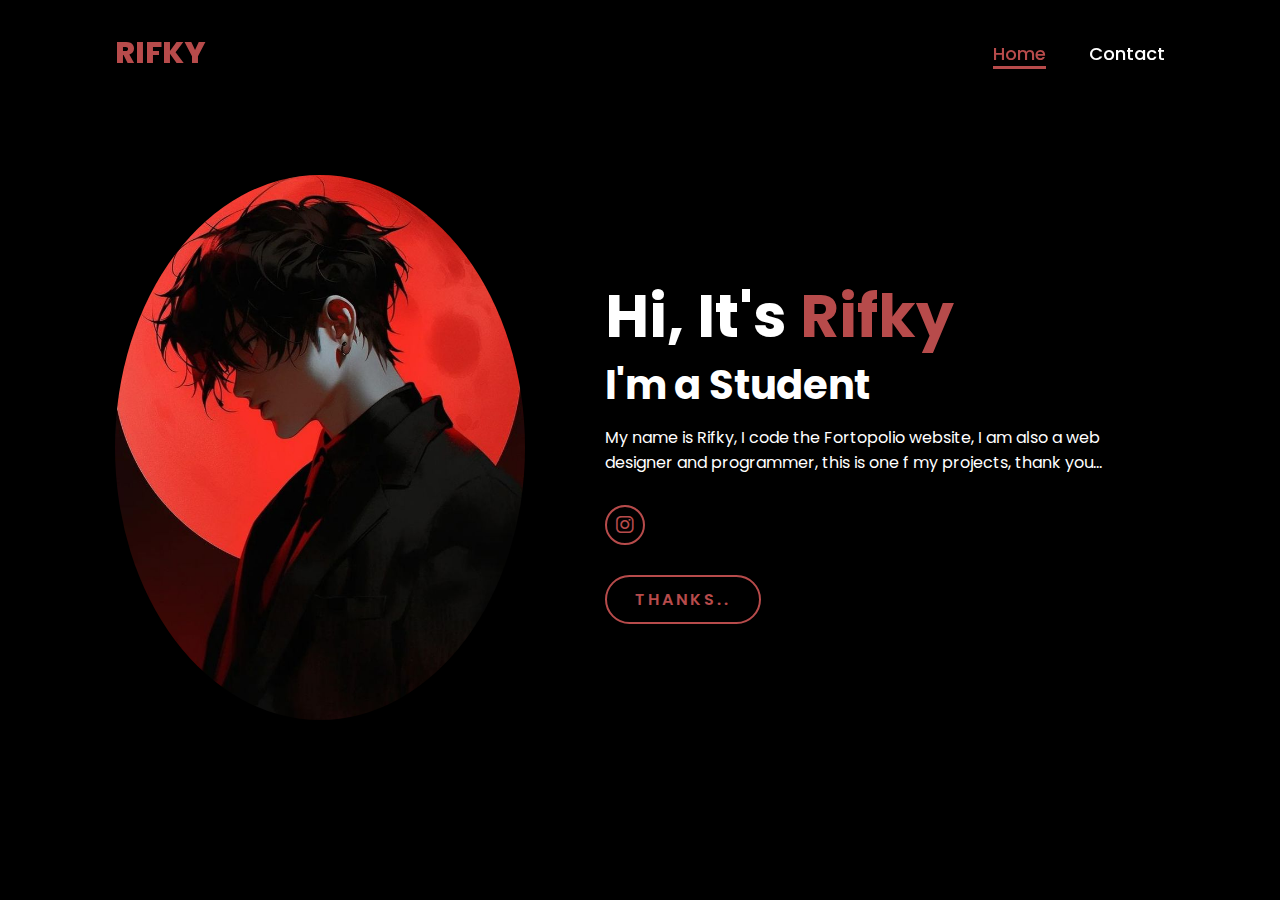
<file: index.html>
<!DOCTYPE html>
<html lang="en">
    
<head>
    <meta charset="UTF-8">
    <meta name="viewport" content="width=device-width, initial-scale=1.0">
    <link rel="stylesheet" href="https://cdnjs.cloudflare.com/ajax/libs/font-awesome/6.5.2/css/all.min.css">
    <link rel="stylesheet" href="style.css">
    <title>Portfolio Website Rifky</title>
</head>
<body>
    <header>
        <a href="#" class="logo">RIFKY</a>

        <nav>
            <a href="#" class="active"> Home</a>
            <a href="contact.html" >Contact</a>
        </nav>
    </header>
    <section class="home">
        <div class="home-img">
            <img src="main.jpg" alt="">
        </div>
        <div class="home-content">
            <h1>Hi, It's <span>Rifky</span></h1>
            <h3 class="typing-text">I'm a Student <span></span></h3>
            <p>My name is Rifky, I code the Fortopolio website, I am also a web designer and programmer, this is one   f my projects, thank you...</p>
            <div class="social-icons">
                <a href="https://www.instagram.com/kyyzennnr/?igsh=MThmZmJudHF4OXI4aQ%3D%3D"><i class="fa-brands fa-instagram"></i></a>
            </div>
            <a href="#" class="btn">THANKS..</a>
        </div>
    </section>
</body>
</html>
</file>
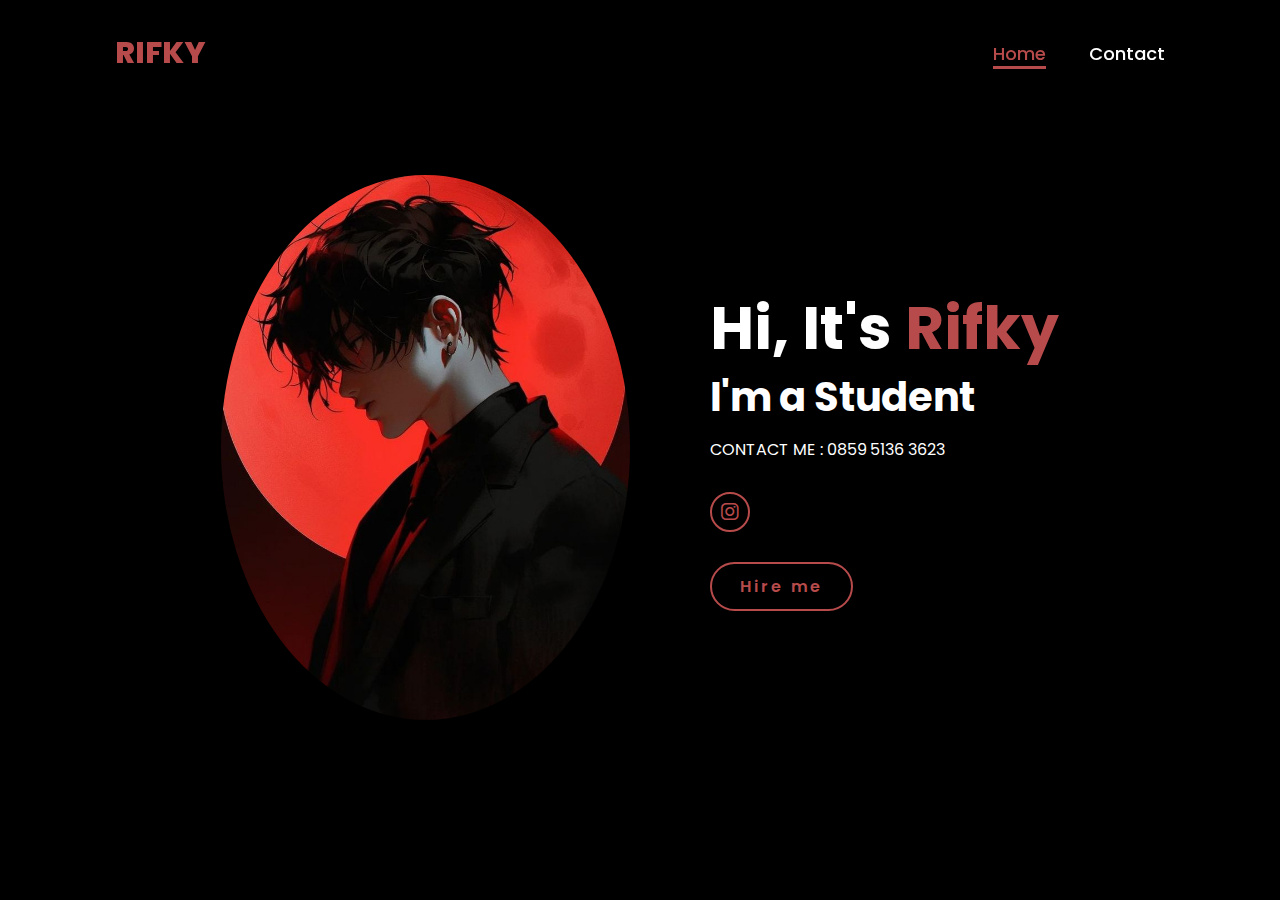
<file: contact.html>
<!DOCTYPE html>
<html lang="en">
    
<head>
    <meta charset="UTF-8">
    <meta name="viewport" content="width=device-width, initial-scale=1.0">
    <link rel="stylesheet" href="https://cdnjs.cloudflare.com/ajax/libs/font-awesome/6.5.2/css/all.min.css">
    <link rel="stylesheet" href="style.css">
    <title>Contact Rifky</title>
</head>
<body>
    <header>
        <a href="#" class="logo">RIFKY</a>

        <nav>
            <a href="index.html" class="active"> Home</a>
            <a href="#" >Contact</a>
        </nav>
    </header>
    <section class="home">
        <div class="home-img">
            <img src="main.jpg" alt="">
        </div>
        <div class="home-content">
            <h1>Hi, It's <span>Rifky</span></h1>
            <h3 class="typing-text">I'm a Student <span></span></h3>
            <p>CONTACT ME : 0859 5136 3623</p>
            <div class="social-icons">
                <a href="https://www.instagram.com/kyyzennnr/?igsh=MThmZmJudHF4OXI4aQ%3D%3D"><i class="fa-brands fa-instagram"></i></a>
            </div>
            <a href="#" class="btn">Hire me</a>
        </div>
    </section>
</body>
</html>
</file>
<file: style.css>
@import url('https://fonts.googleapis.com/css2?family=Poppins:wght@100;200;300;400;500;600&display=swap');

*{
    margin: 0;
    padding: 0;
    box-sizing: border-box;
    text-decoration: none;
    border: none;
    outline: none;
    font-family: 'Poppins', sans-serif;
}

html{
    font-size: 62.5%;
}

body{
    width: 100%;
    height: 100vh;
    overflow-x: hidden;
    background-color: black;
    color: white;
}

header{
    margin-top: 20px;
    position: fixed;
    top: 0;
    left: 0;
    width: 100%;
    padding: 1rem 9%;
    background-color: transparent;
    filter: drop-shadow(10px);
    display: flex;
    justify-content: space-between;
    align-items: center;
    z-index: 100;
}

.logo{
    font-size: 3rem;
    color: #b74b4b;
    font-weight: 800;
    cursor: pointer;
    transition: 0.5s ease;
}

.logo:hover{
    transform: scale(1.1);
}

nav a{
    font-size: 1.8rem;
    color: white;
    margin-left: 4rem;
    font-weight: 500;
    transition: 0.3s ease;
    border-bottom: 3px solid transparent;
}

nav a:hover,
nav a.active{
    color: #b74b4b;
    border-bottom: 3px solid #b74b4b;
}

@media(max-width:995px){
    nav{
        position: absolute;
        display: none;
        top: 0;
        right: 0;
        width: 40%;
        border-left: 3px solid #b74b4b;
        border-bottom: 3px solid #b74b4b;
        border-bottom-left-radius: 2rem;
        padding: 1rem solid;
        background-color: #161616;
        border-top: 0.1rem solid rgba(0,0,0,0.1);
    }

    nav.active{
        display: block;
    }

    nav a{
        display: block;
        font-size: 2rem;
        margin: 3rem 0;
    }

    nav a:hover,
    nav a.active{
        padding: 1rem;
        border-radius: 0.5rem;
        border-bottom: 0.5rem solid #b74b4b;
    }
}

section{
    min-height: 100vh;
    padding: 5rem 9% 5rem;
}

.home{
    display: flex;
    justify-content: center;
    align-items: center;
    gap: 8rem;
    background-color: black;
}

.home .home-content h1{
    font-size: 6rem;
    font-weight: 700;
    line-height: 1.3;
}

span{
    color: #b74b4b;
}

.home-content h3{
    font-size: 4rem;
    margin-bottom: 1rem;
    font-weight: 700;
}

.home-content p{
    font-size: 1.6rem;
}

.home-img{
    border-radius: 50%;
}

.home-img img{
    position: relative;
    width: 32vw;
    border-radius: 50%;
    box-shadow: 0 0 25px solid #b74b4b;
    cursor: pointer;
    transition: 0.2s linear;
}

.home-img img:hover{
    font-size: 1.8rem;
    font-weight: 500;
}

.social-icons a{
    display: inline-flex;
    justify-content: center;
    align-items: center;
    width: 4rem;
    height: 4rem;
    background-color: transparent;
    border: 0.2rem solid #b74b4b;
    font-size: 2rem;
    border-radius: 50%;
    margin: 3rem 1.5rem 3rem 0;
    transition: 0.3s ease;
    color: #b74b4b;
}

.social-icons a:hover{
    color: black;
    transform: scale(1.3) translateY(-5px);
    background-color: #b74b4b;
    box-shadow: 0  0 25px #b74b4b;
}

.btn{
    display: inline-block;
    padding: 1rem 2.8rem;
    background-color: black;
    border-radius: 4rem;
    font-size: 1.6rem;
    color: #b74b4b;
    letter-spacing: 0.3rem;
    font-weight: 600;
    border: 2px solid #b74b4b;
    transition: 0.3s ease;
    cursor: pointer;
}

.btn:hover{
    transform: scale3d(1.03);
    background-color: #b74b4b;
    color: black;
    box-shadow: 0 0 25px #b74b4b;
}

.typing-text{
    font-size: 34px;
    font-weight: 600;
    min-width: 280px;
}

.typing-text span{
    position: relative;
}

.typing-text span::after{
    content: "";
    background-color: black;
    position: absolute;
    width: calc(100% + 8px);
    height: 100%;
    border-left: 3px solid black;
    right: -8;
    animation: cursor 0.6s infinite;
}

@keyframes cursor{
    to{
        border-left: 3px solid #b74b4b;
    }
}

@keyframes words{
    0%, 20%{
        content: "Web Developer";
    }
    21%, 40%{
        content: "Developer";
    }
    41%, 60%{
        content: "Web Designer";
    }
}

@media (max-width: 1000px){
    .home{
        gap: 4rem;
    }
}

@media(max-width:995px){
    .home{
        flex-direction: column;
        margin: 5rem 4rem;
    }

    .home .home-content h3{
        font-size: 2.5rem;
    }

    .home-content h1{
        font-size: 5rem;
    }

    .home-img img{
        width: 70vw;
        margin-top: 4rem;
    }
}
</file>
